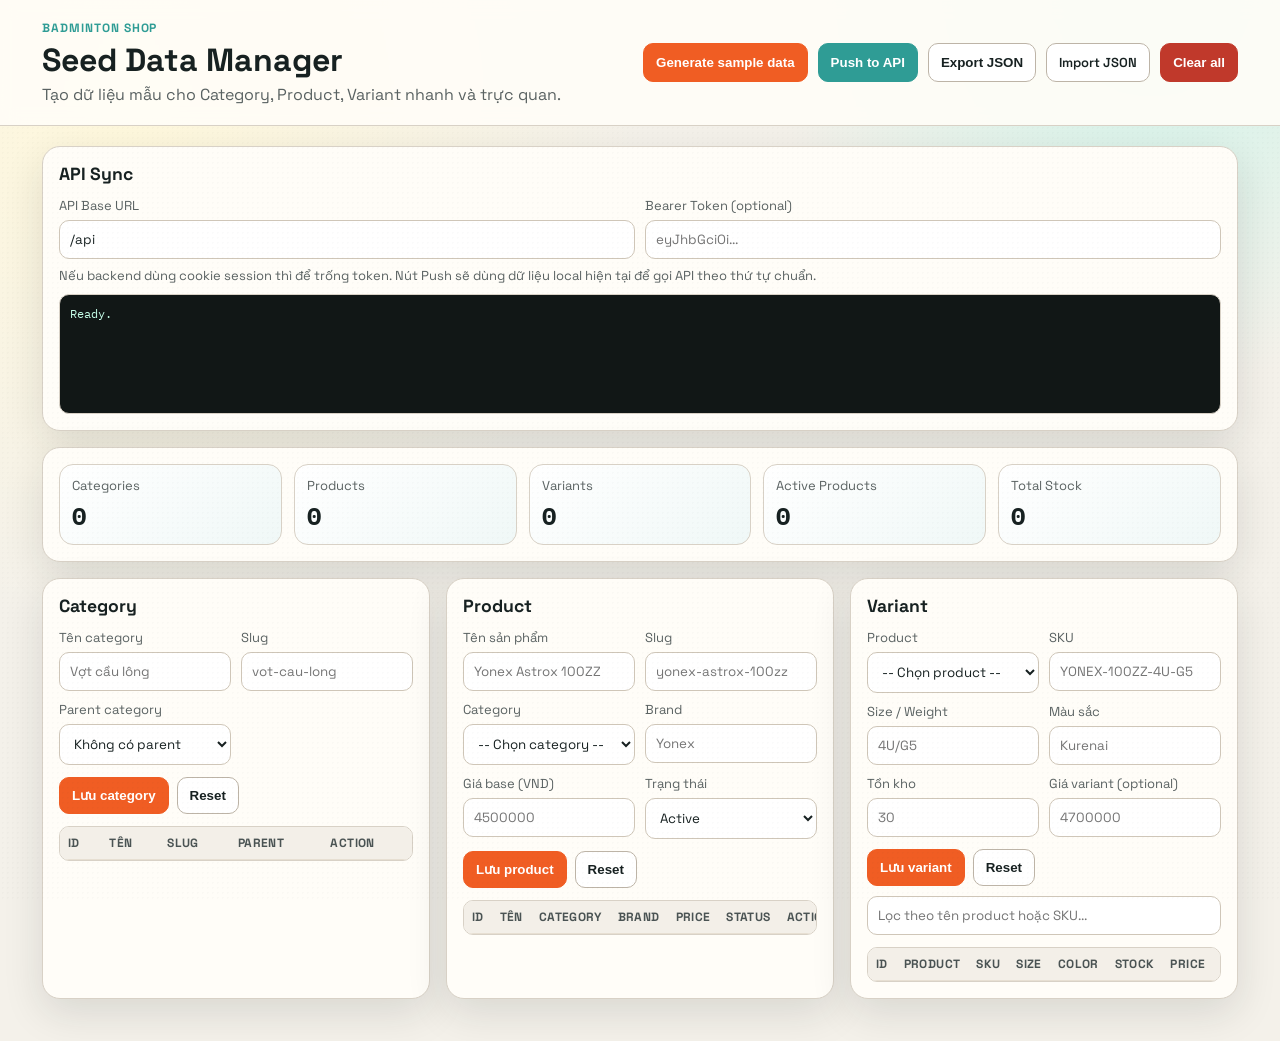
<file: src/main/resources/static/seed-manager/index.html>
<!doctype html>
<html lang="vi">
<head>
  <meta charset="UTF-8" />
  <meta name="viewport" content="width=device-width, initial-scale=1.0" />
  <title>Seed Manager - Product / Category / Variant</title>
  <link rel="preconnect" href="https://fonts.googleapis.com">
  <link rel="preconnect" href="https://fonts.gstatic.com" crossorigin>
  <link href="https://fonts.googleapis.com/css2?family=Space+Grotesk:wght@400;500;600;700&family=IBM+Plex+Mono:wght@400;500&display=swap" rel="stylesheet">
  <link rel="stylesheet" href="./styles.css" />
</head>
<body>
  <div class="bg-noise"></div>
  <header class="hero">
    <div>
      <p class="eyebrow">Badminton Shop</p>
      <h1>Seed Data Manager</h1>
      <p class="subtitle">Tạo dữ liệu mẫu cho Category, Product, Variant nhanh và trực quan.</p>
    </div>
    <div class="hero-actions">
      <button id="btnGenerate" class="btn btn-accent">Generate sample data</button>
      <button id="btnPushApi" class="btn btn-accent-2">Push to API</button>
      <button id="btnExport" class="btn">Export JSON</button>
      <label class="btn file-btn">
        Import JSON
        <input id="fileImport" type="file" accept="application/json" />
      </label>
      <button id="btnClear" class="btn btn-danger">Clear all</button>
    </div>
  </header>

  <main class="layout">
    <section class="panel api-panel">
      <div class="panel-head">
        <h2>API Sync</h2>
      </div>
      <form id="apiForm" class="form-grid">
        <label>API Base URL
          <input id="apiBaseUrl" value="/api" placeholder="/api hoặc http://localhost:8080/api" />
        </label>
        <label>Bearer Token (optional)
          <input id="apiToken" placeholder="eyJhbGciOi..." />
        </label>
      </form>
      <p class="hint">Nếu backend dùng cookie session thì để trống token. Nút Push sẽ dùng dữ liệu local hiện tại để gọi API theo thứ tự chuẩn.</p>
      <pre id="apiLog" class="api-log">Ready.</pre>
    </section>

    <section class="panel stats" id="statsPanel"></section>

    <section class="panel">
      <div class="panel-head">
        <h2>Category</h2>
      </div>
      <form id="categoryForm" class="form-grid">
        <input type="hidden" id="categoryId" />
        <label>Tên category
          <input id="categoryName" required placeholder="Vợt cầu lông" />
        </label>
        <label>Slug
          <input id="categorySlug" required placeholder="vot-cau-long" />
        </label>
        <label>Parent category
          <select id="categoryParent"></select>
        </label>
        <div class="actions-row">
          <button class="btn btn-accent" type="submit">Lưu category</button>
          <button class="btn" type="button" id="categoryReset">Reset</button>
        </div>
      </form>
      <div class="table-wrap">
        <table>
          <thead><tr><th>ID</th><th>Tên</th><th>Slug</th><th>Parent</th><th>Action</th></tr></thead>
          <tbody id="categoryTable"></tbody>
        </table>
      </div>
    </section>

    <section class="panel">
      <div class="panel-head">
        <h2>Product</h2>
      </div>
      <form id="productForm" class="form-grid">
        <input type="hidden" id="productId" />
        <label>Tên sản phẩm
          <input id="productName" required placeholder="Yonex Astrox 100ZZ" />
        </label>
        <label>Slug
          <input id="productSlug" required placeholder="yonex-astrox-100zz" />
        </label>
        <label>Category
          <select id="productCategory" required></select>
        </label>
        <label>Brand
          <input id="productBrand" required placeholder="Yonex" />
        </label>
        <label>Giá base (VND)
          <input id="productPrice" type="number" min="0" step="1000" required placeholder="4500000" />
        </label>
        <label>Trạng thái
          <select id="productActive">
            <option value="true">Active</option>
            <option value="false">Inactive</option>
          </select>
        </label>
        <div class="actions-row">
          <button class="btn btn-accent" type="submit">Lưu product</button>
          <button class="btn" type="button" id="productReset">Reset</button>
        </div>
      </form>
      <div class="table-wrap">
        <table>
          <thead><tr><th>ID</th><th>Tên</th><th>Category</th><th>Brand</th><th>Price</th><th>Status</th><th>Action</th></tr></thead>
          <tbody id="productTable"></tbody>
        </table>
      </div>
    </section>

    <section class="panel">
      <div class="panel-head">
        <h2>Variant</h2>
      </div>
      <form id="variantForm" class="form-grid">
        <input type="hidden" id="variantId" />
        <label>Product
          <select id="variantProduct" required></select>
        </label>
        <label>SKU
          <input id="variantSku" required placeholder="YONEX-100ZZ-4U-G5" />
        </label>
        <label>Size / Weight
          <input id="variantSize" required placeholder="4U/G5" />
        </label>
        <label>Màu sắc
          <input id="variantColor" required placeholder="Kurenai" />
        </label>
        <label>Tồn kho
          <input id="variantStock" type="number" min="0" step="1" required placeholder="30" />
        </label>
        <label>Giá variant (optional)
          <input id="variantPrice" type="number" min="0" step="1000" placeholder="4700000" />
        </label>
        <div class="actions-row">
          <button class="btn btn-accent" type="submit">Lưu variant</button>
          <button class="btn" type="button" id="variantReset">Reset</button>
        </div>
      </form>
      <div class="toolbar-inline">
        <input id="variantFilter" placeholder="Lọc theo tên product hoặc SKU..." />
      </div>
      <div class="table-wrap">
        <table>
          <thead><tr><th>ID</th><th>Product</th><th>SKU</th><th>Size</th><th>Color</th><th>Stock</th><th>Price</th><th>Action</th></tr></thead>
          <tbody id="variantTable"></tbody>
        </table>
      </div>
    </section>
  </main>

  <template id="actionButtonsTpl">
    <div class="table-actions">
      <button class="btn btn-mini edit">Sửa</button>
      <button class="btn btn-mini btn-danger delete">Xóa</button>
    </div>
  </template>

  <script src="./app.js"></script>
</body>
</html>
</file>
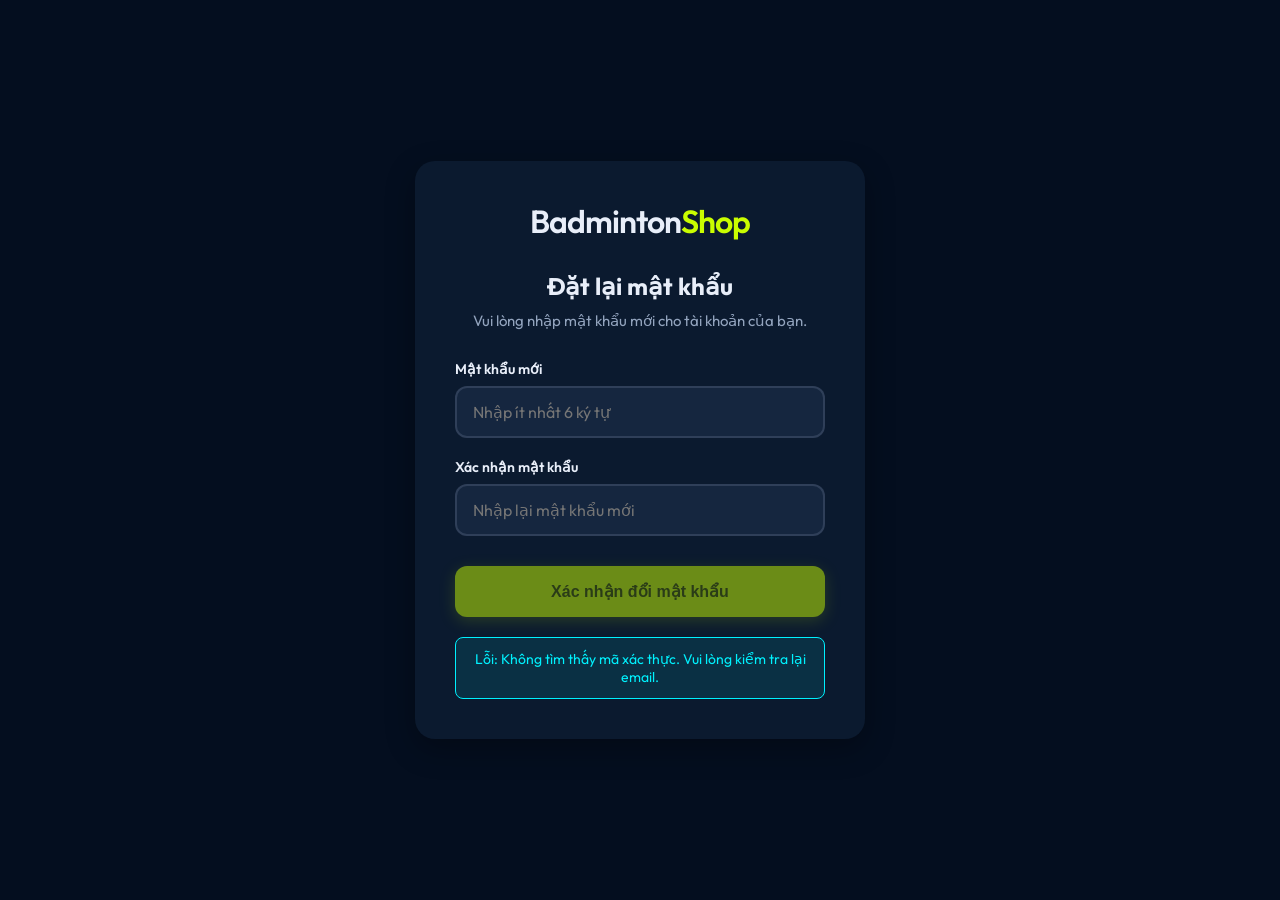
<file: src/main/resources/static/reset-password.html>
<!DOCTYPE html>
<html lang="vi">
<head>
    <meta charset="UTF-8">
    <meta name="viewport" content="width=device-width, initial-scale=1.0">
    <title>Đặt lại mật khẩu - Badminton Shop</title>
    <link rel="preconnect" href="https://fonts.googleapis.com">
    <link rel="preconnect" href="https://fonts.gstatic.com" crossorigin>
    <link href="https://fonts.googleapis.com/css2?family=Outfit:wght@300;400;600&display=swap" rel="stylesheet">
    <style>
        :root {
            --surfaceDim: #040E1F;
            --surfaceContainerLow: #061326;
            --surfaceContainer: #0B1A2F;
            --surfaceContainerHighest: #15263F;
            --primaryBase: #F3FFCA;
            --primaryContainer: #CAFD00;
            --primaryDim: #A5D200;
            --onPrimaryContainer: #4A5E00;
            --secondary: #00F1FE;
            --tertiary: #FCE047;
            --textPrimary: #E8EEF9;
            --textSecondary: #93A4BE;
            --outlineVariant: rgba(194, 209, 235, 0.15);
            --white: #ffffff;
            --success: #2ecc71;
            --shadow: 0 10px 30px rgba(0,0,0,0.3);
        }

        * {
            margin: 0;
            padding: 0;
            box-sizing: border-box;
        }

        body {
            font-family: 'Outfit', sans-serif;
            background: var(--surfaceDim);
            height: 100vh;
            display: flex;
            align-items: center;
            justify-content: center;
            color: var(--textPrimary);
        }

        .container {
            background-color: var(--surfaceContainer);
            padding: 40px;
            border-radius: 20px;
            box-shadow: var(--shadow);
            width: 100%;
            max-width: 450px;
            text-align: center;
            transition: transform 0.3s ease;
        }

        .logo {
            font-size: 32px;
            font-weight: 600;
            margin-bottom: 30px;
            color: var(--textPrimary);
            letter-spacing: -1px;
        }

        .logo span {
            color: var(--primaryContainer);
        }

        h2 {
            font-size: 24px;
            margin-bottom: 10px;
            color: var(--textPrimary);
        }

        p.subtitle {
            color: var(--textSecondary);
            margin-bottom: 30px;
            font-size: 15px;
        }

        .form-group {
            text-align: left;
            margin-bottom: 20px;
        }

        label {
            display: block;
            margin-bottom: 8px;
            font-weight: 600;
            font-size: 14px;
            color: var(--textPrimary);
        }

        input {
            width: 100%;
            padding: 14px 16px;
            border: 2px solid var(--outlineVariant);
            border-radius: 12px;
            font-family: inherit;
            font-size: 16px;
            transition: all 0.3s ease;
            outline: none;
            background-color: var(--surfaceContainerHighest);
            color: var(--textPrimary);
        }

        input:focus {
            border-color: var(--primaryContainer);
            box-shadow: 0 0 0 4px rgba(202, 253, 0, 0.1);
        }

        button {
            width: 100%;
            padding: 16px;
            background-color: var(--primaryContainer);
            color: var(--onPrimaryContainer);
            border: none;
            border-radius: 12px;
            font-size: 16px;
            font-weight: 600;
            cursor: pointer;
            transition: all 0.3s ease;
            margin-top: 10px;
            box-shadow: 0 4px 15px rgba(202, 253, 0, 0.3);
        }

        button:hover {
            background-color: var(--primaryDim);
            transform: translateY(-2px);
            box-shadow: 0 6px 20px rgba(202, 253, 0, 0.4);
        }

        button:active {
            transform: translateY(0);
        }

        #message {
            margin-top: 20px;
            padding: 12px;
            border-radius: 8px;
            font-size: 14px;
            display: none;
        }

        .success {
            display: block !important;
            background-color: rgba(252, 224, 71, 0.1);
            color: var(--tertiary);
            border: 1px solid var(--tertiary);
        }

        .error {
            display: block !important;
            background-color: rgba(0, 241, 254, 0.1);
            color: var(--secondary);
            border: 1px solid var(--secondary);
        }

        /* Loading Spinner */
        .spinner {
            display: none;
            width: 20px;
            height: 20px;
            border: 3px solid rgba(74, 94, 0, 0.3);
            border-radius: 50%;
            border-top-color: var(--onPrimaryContainer);
            animation: spin 1s ease-in-out infinite;
            margin: 0 auto;
        }

        @keyframes spin {
            to { transform: rotate(360deg); }
        }

        .loading .button-text { display: none; }
        .loading .spinner { display: block; }
    </style>
</head>
<body>
    <div class="container">
        <div class="logo">Badminton<span>Shop</span></div>
        <h2>Đặt lại mật khẩu</h2>
        <p class="subtitle">Vui lòng nhập mật khẩu mới cho tài khoản của bạn.</p>
        
        <form id="resetForm">
            <div class="form-group">
                <label for="password">Mật khẩu mới</label>
                <input type="password" id="password" placeholder="Nhập ít nhất 6 ký tự" required minlength="6">
            </div>
            <div class="form-group">
                <label for="confirmPassword">Xác nhận mật khẩu</label>
                <input type="password" id="confirmPassword" placeholder="Nhập lại mật khẩu mới" required minlength="6">
            </div>
            <button type="submit" id="submitBtn">
                <span class="button-text">Xác nhận đổi mật khẩu</span>
                <div class="spinner"></div>
            </button>
        </form>
        
        <div id="message"></div>
    </div>

    <script>
        const resetForm = document.getElementById('resetForm');
        const submitBtn = document.getElementById('submitBtn');
        const messageDiv = document.getElementById('message');
        
        // Extract token from URL
        const urlParams = new URLSearchParams(window.location.search);
        const token = urlParams.get('token');

        if (!token) {
            showMessage('Lỗi: Không tìm thấy mã xác thực. Vui lòng kiểm tra lại email.', 'error');
            submitBtn.disabled = true;
            submitBtn.style.opacity = '0.5';
        }

        resetForm.addEventListener('submit', async (e) => {
            e.preventDefault();
            
            const password = document.getElementById('password').value;
            const confirmPassword = document.getElementById('confirmPassword').value;

            if (password !== confirmPassword) {
                showMessage('Mật khẩu xác nhận không khớp.', 'error');
                return;
            }

            // Show loading state
            submitBtn.classList.add('loading');
            submitBtn.disabled = true;
            messageDiv.className = '';
            messageDiv.style.display = 'none';

            try {
                const response = await fetch('/api/auth/reset-password', {
                    method: 'POST',
                    headers: {
                        'Content-Type': 'application/json'
                    },
                    body: JSON.stringify({
                        token: token,
                        newPassword: password
                    })
                });

                const result = await response.text();

                if (response.ok) {
                    showMessage('Thành công! Mật khẩu của bạn đã được thay đổi. Bạn hiện có thể đóng trang này và quay lại ứng dụng.', 'success');
                    resetForm.style.display = 'none';
                } else {
                    showMessage('Lỗi: ' + result, 'error');
                }
            } catch (err) {
                showMessage('Đã xảy ra lỗi kết nối. Vui lòng thử lại sau.', 'error');
            } finally {
                submitBtn.classList.remove('loading');
                submitBtn.disabled = false;
            }
        });

        function showMessage(msg, type) {
            messageDiv.innerText = msg;
            messageDiv.className = type;
            messageDiv.style.display = 'block';
        }
    </script>
</body>
</html>
</file>
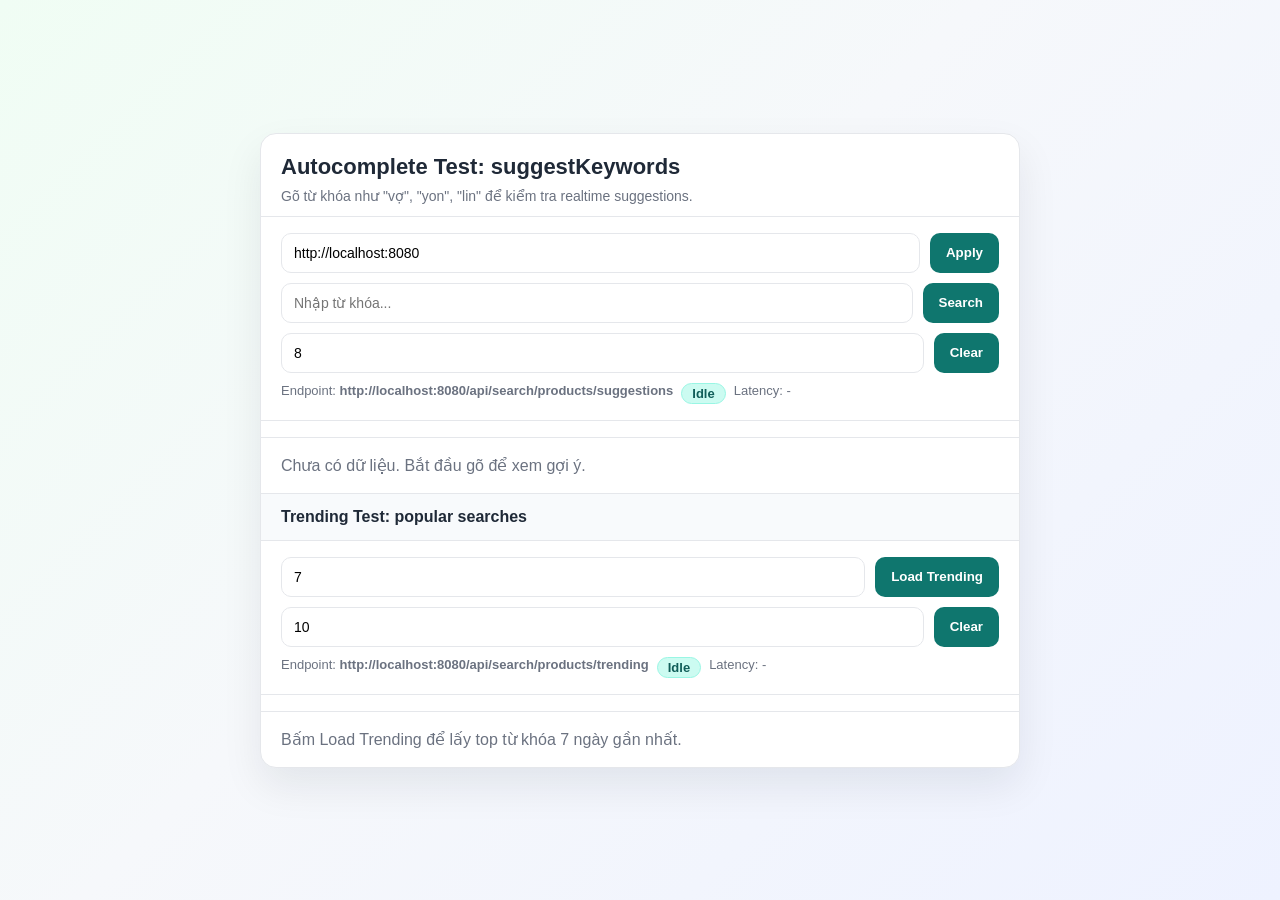
<file: src/main/resources/static/search-suggestions-test.html>
<!doctype html>
<html lang="vi">
<head>
  <meta charset="UTF-8" />
  <meta name="viewport" content="width=device-width, initial-scale=1.0" />
  <title>Test Suggest Keywords</title>
  <style>
    :root {
      --bg: #f6f8fb;
      --card: #ffffff;
      --text: #1f2937;
      --muted: #6b7280;
      --line: #e5e7eb;
      --brand: #0f766e;
      --brand-soft: #ccfbf1;
    }

    * { box-sizing: border-box; }

    body {
      margin: 0;
      font-family: "Segoe UI", Tahoma, Geneva, Verdana, sans-serif;
      background: linear-gradient(135deg, #f0fdf4 0%, var(--bg) 45%, #eef2ff 100%);
      color: var(--text);
      min-height: 100vh;
      display: grid;
      place-items: center;
      padding: 20px;
    }

    .card {
      width: min(760px, 100%);
      background: var(--card);
      border: 1px solid var(--line);
      border-radius: 16px;
      box-shadow: 0 18px 40px rgba(15, 23, 42, 0.08);
      overflow: hidden;
    }

    .header {
      padding: 20px 20px 12px;
      border-bottom: 1px solid var(--line);
    }

    .header h1 {
      margin: 0;
      font-size: 22px;
    }

    .header p {
      margin: 8px 0 0;
      color: var(--muted);
      font-size: 14px;
    }

    .input-wrap {
      padding: 16px 20px;
      border-bottom: 1px solid var(--line);
      display: grid;
      gap: 10px;
    }

    .row {
      display: grid;
      grid-template-columns: 1fr auto;
      gap: 10px;
    }

    input[type="text"], input[type="number"] {
      width: 100%;
      border: 1px solid var(--line);
      border-radius: 10px;
      padding: 11px 12px;
      font-size: 14px;
      outline: none;
      transition: border-color .15s ease;
    }

    input:focus {
      border-color: var(--brand);
    }

    button {
      border: 0;
      background: var(--brand);
      color: white;
      font-weight: 600;
      padding: 0 16px;
      border-radius: 10px;
      cursor: pointer;
    }

    .meta {
      display: flex;
      flex-wrap: wrap;
      gap: 8px;
      color: var(--muted);
      font-size: 13px;
    }

    .pill {
      background: var(--brand-soft);
      color: #115e59;
      border: 1px solid #99f6e4;
      border-radius: 999px;
      padding: 2px 10px;
      font-weight: 600;
    }

    .list {
      list-style: none;
      margin: 0;
      padding: 8px 0;
      max-height: 380px;
      overflow: auto;
    }

    .item {
      padding: 12px 20px;
      border-top: 1px solid var(--line);
      animation: fadeIn .16s ease;
    }

    .empty {
      color: var(--muted);
      padding: 18px 20px;
      border-top: 1px solid var(--line);
    }

    .section-title {
      margin: 0;
      padding: 14px 20px;
      border-top: 1px solid var(--line);
      border-bottom: 1px solid var(--line);
      font-size: 16px;
      font-weight: 700;
      background: #f8fafc;
    }

    @keyframes fadeIn {
      from { opacity: 0; transform: translateY(4px); }
      to { opacity: 1; transform: translateY(0); }
    }
  </style>
</head>
<body>
  <main class="card">
    <section class="header">
      <h1>Autocomplete Test: suggestKeywords</h1>
      <p>Gõ từ khóa như "vợ", "yon", "lin" để kiểm tra realtime suggestions.</p>
    </section>

    <section class="input-wrap">
      <div class="row">
        <input id="apiBaseInput" type="text" placeholder="API Base URL (vd: http://localhost:8080)" />
        <button id="applyApiBtn" type="button">Apply</button>
      </div>
      <div class="row">
        <input id="queryInput" type="text" placeholder="Nhập từ khóa..." autocomplete="off" />
        <button id="searchBtn" type="button">Search</button>
      </div>
      <div class="row">
        <input id="sizeInput" type="number" min="1" max="20" value="8" />
        <button id="clearBtn" type="button">Clear</button>
      </div>
      <div class="meta">
        <span>Endpoint: <strong id="endpointText">/api/search/products/suggestions</strong></span>
        <span class="pill" id="statusPill">Idle</span>
        <span id="latencyText">Latency: -</span>
      </div>
    </section>

    <ul id="results" class="list"></ul>
    <div id="empty" class="empty">Chưa có dữ liệu. Bắt đầu gõ để xem gợi ý.</div>

    <h2 class="section-title">Trending Test: popular searches</h2>

    <section class="input-wrap">
      <div class="row">
        <input id="trendingDaysInput" type="number" min="1" max="30" value="7" />
        <button id="loadTrendingBtn" type="button">Load Trending</button>
      </div>
      <div class="row">
        <input id="trendingSizeInput" type="number" min="1" max="20" value="10" />
        <button id="clearTrendingBtn" type="button">Clear</button>
      </div>
      <div class="meta">
        <span>Endpoint: <strong id="trendingEndpointText">/api/search/products/trending</strong></span>
        <span class="pill" id="trendingStatusPill">Idle</span>
        <span id="trendingLatencyText">Latency: -</span>
      </div>
    </section>

    <ul id="trendingResults" class="list"></ul>
    <div id="trendingEmpty" class="empty">Bấm Load Trending để lấy top từ khóa 7 ngày gần nhất.</div>
  </main>

  <script>
    const queryInput = document.getElementById('queryInput');
    const sizeInput = document.getElementById('sizeInput');
    const searchBtn = document.getElementById('searchBtn');
    const clearBtn = document.getElementById('clearBtn');
    const apiBaseInput = document.getElementById('apiBaseInput');
    const applyApiBtn = document.getElementById('applyApiBtn');
    const results = document.getElementById('results');
    const empty = document.getElementById('empty');
    const statusPill = document.getElementById('statusPill');
    const latencyText = document.getElementById('latencyText');
    const endpointText = document.getElementById('endpointText');
    const trendingDaysInput = document.getElementById('trendingDaysInput');
    const trendingSizeInput = document.getElementById('trendingSizeInput');
    const loadTrendingBtn = document.getElementById('loadTrendingBtn');
    const clearTrendingBtn = document.getElementById('clearTrendingBtn');
    const trendingResults = document.getElementById('trendingResults');
    const trendingEmpty = document.getElementById('trendingEmpty');
    const trendingEndpointText = document.getElementById('trendingEndpointText');
    const trendingStatusPill = document.getElementById('trendingStatusPill');
    const trendingLatencyText = document.getElementById('trendingLatencyText');

    let debounceTimer = null;

    function defaultApiBaseUrl() {
      if (window.location.port === '8080') {
        return `${window.location.protocol}//${window.location.host}`;
      }
      return 'http://localhost:8080';
    }

    function normalizeBaseUrl(value) {
      const trimmed = (value || '').trim();
      if (!trimmed) {
        return '';
      }
      return trimmed.replace(/\/$/, '');
    }

    function getApiBaseUrl() {
      const fromInput = normalizeBaseUrl(apiBaseInput.value);
      if (fromInput) {
        return fromInput;
      }
      return normalizeBaseUrl(defaultApiBaseUrl());
    }

    function updateEndpointPreview() {
      const base = getApiBaseUrl();
      endpointText.textContent = `${base}/api/search/products/suggestions`;
      trendingEndpointText.textContent = `${base}/api/search/products/trending`;
    }

    function setStatus(text) {
      statusPill.textContent = text;
    }

    function setTrendingStatus(text) {
      trendingStatusPill.textContent = text;
    }

    function renderSuggestions(items) {
      results.innerHTML = '';
      if (!items || items.length === 0) {
        empty.style.display = 'block';
        empty.textContent = 'Không có suggestion phù hợp.';
        return;
      }

      empty.style.display = 'none';
      for (const item of items) {
        const li = document.createElement('li');
        li.className = 'item';
        li.textContent = item;
        results.appendChild(li);
      }
    }

    function renderTrending(items) {
      trendingResults.innerHTML = '';
      if (!items || items.length === 0) {
        trendingEmpty.style.display = 'block';
        trendingEmpty.textContent = 'Chưa có dữ liệu trending.';
        return;
      }

      trendingEmpty.style.display = 'none';
      for (const item of items) {
        const li = document.createElement('li');
        li.className = 'item';
        li.textContent = `${item.keyword} (${item.count})`;
        trendingResults.appendChild(li);
      }
    }

    async function runSearch() {
      const query = queryInput.value.trim();
      const size = Math.min(Math.max(Number(sizeInput.value || 8), 1), 20);
      const base = getApiBaseUrl();

      if (!query) {
        results.innerHTML = '';
        empty.style.display = 'block';
        empty.textContent = 'Nhập query để bắt đầu.';
        setStatus('Idle');
        latencyText.textContent = 'Latency: -';
        return;
      }

      setStatus('Loading...');
      const startedAt = performance.now();

      try {
        const endpoint = `${base}/api/search/products/suggestions?query=${encodeURIComponent(query)}&size=${size}`;
        const res = await fetch(endpoint);
        const elapsed = (performance.now() - startedAt).toFixed(1);
        latencyText.textContent = `Latency: ${elapsed} ms`;

        if (!res.ok) {
          const text = await res.text();
          throw new Error(`HTTP ${res.status}: ${text}`);
        }

        const data = await res.json();
        renderSuggestions(data.suggestions || []);
        setStatus('OK');
      } catch (err) {
        setStatus('Error');
        results.innerHTML = '';
        empty.style.display = 'block';
        empty.textContent = `Lỗi gọi API: ${err.message}`;
      }
    }

    async function loadTrending() {
      const days = Math.min(Math.max(Number(trendingDaysInput.value || 7), 1), 30);
      const size = Math.min(Math.max(Number(trendingSizeInput.value || 10), 1), 20);
      const base = getApiBaseUrl();

      setTrendingStatus('Loading...');
      const startedAt = performance.now();

      try {
        const endpoint = `${base}/api/search/products/trending?days=${days}&size=${size}`;
        const res = await fetch(endpoint);
        const elapsed = (performance.now() - startedAt).toFixed(1);
        trendingLatencyText.textContent = `Latency: ${elapsed} ms`;

        if (!res.ok) {
          const text = await res.text();
          throw new Error(`HTTP ${res.status}: ${text}`);
        }

        const data = await res.json();
        renderTrending(data.items || []);
        setTrendingStatus('OK');
      } catch (err) {
        setTrendingStatus('Error');
        trendingResults.innerHTML = '';
        trendingEmpty.style.display = 'block';
        trendingEmpty.textContent = `Lỗi gọi API: ${err.message}`;
      }
    }

    queryInput.addEventListener('input', () => {
      clearTimeout(debounceTimer);
      debounceTimer = setTimeout(runSearch, 220);
    });

    searchBtn.addEventListener('click', runSearch);

    applyApiBtn.addEventListener('click', () => {
      apiBaseInput.value = normalizeBaseUrl(apiBaseInput.value);
      updateEndpointPreview();
      setStatus('Idle');
      setTrendingStatus('Idle');
    });

    clearBtn.addEventListener('click', () => {
      queryInput.value = '';
      results.innerHTML = '';
      empty.style.display = 'block';
      empty.textContent = 'Chưa có dữ liệu. Bắt đầu gõ để xem gợi ý.';
      setStatus('Idle');
      latencyText.textContent = 'Latency: -';
      queryInput.focus();
    });

    loadTrendingBtn.addEventListener('click', loadTrending);

    clearTrendingBtn.addEventListener('click', () => {
      trendingResults.innerHTML = '';
      trendingEmpty.style.display = 'block';
      trendingEmpty.textContent = 'Bấm Load Trending để lấy top từ khóa 7 ngày gần nhất.';
      setTrendingStatus('Idle');
      trendingLatencyText.textContent = 'Latency: -';
    });

    apiBaseInput.value = normalizeBaseUrl(defaultApiBaseUrl());
    updateEndpointPreview();
  </script>
</body>
</html>
</file>
<file: src/main/resources/static/seed-manager/styles.css>
:root {
  --bg: #f4f1ea;
  --panel: #fffdf8;
  --ink: #172121;
  --muted: #5a6262;
  --line: #d8d1c6;
  --accent: #f05d23;
  --accent-2: #2f9c95;
  --danger: #c0392b;
  --shadow: 0 14px 40px rgba(23, 33, 33, 0.12);
}

* {
  box-sizing: border-box;
}

body {
  margin: 0;
  font-family: "Space Grotesk", sans-serif;
  background: radial-gradient(circle at 10% 10%, #fff8dc 0%, transparent 35%),
    radial-gradient(circle at 90% 0%, #d0f4ea 0%, transparent 25%),
    var(--bg);
  color: var(--ink);
}

.bg-noise {
  position: fixed;
  inset: 0;
  pointer-events: none;
  background-image: radial-gradient(rgba(23, 33, 33, 0.03) 1px, transparent 1px);
  background-size: 5px 5px;
  opacity: 0.6;
}

.hero {
  position: sticky;
  top: 0;
  z-index: 10;
  display: flex;
  gap: 20px;
  flex-wrap: wrap;
  justify-content: space-between;
  align-items: center;
  padding: 20px clamp(16px, 4vw, 42px);
  background: rgba(255, 253, 248, 0.9);
  backdrop-filter: blur(8px);
  border-bottom: 1px solid var(--line);
}

.eyebrow {
  margin: 0;
  color: var(--accent-2);
  font-weight: 700;
  text-transform: uppercase;
  letter-spacing: 0.08em;
  font-size: 12px;
}

h1 {
  margin: 4px 0;
  font-size: clamp(1.3rem, 4vw, 2rem);
}

.subtitle {
  margin: 0;
  color: var(--muted);
}

.hero-actions {
  display: flex;
  flex-wrap: wrap;
  gap: 10px;
}

.layout {
  display: grid;
  grid-template-columns: repeat(auto-fit, minmax(320px, 1fr));
  gap: 16px;
  padding: 20px clamp(16px, 4vw, 42px) 42px;
}

.panel {
  background: var(--panel);
  border: 1px solid var(--line);
  border-radius: 18px;
  box-shadow: var(--shadow);
  padding: 16px;
  animation: rise 360ms ease;
}

.stats {
  grid-column: 1 / -1;
  display: grid;
  grid-template-columns: repeat(auto-fit, minmax(150px, 1fr));
  gap: 12px;
}

.api-panel {
  grid-column: 1 / -1;
}

.hint {
  margin: 8px 0 0;
  font-size: 13px;
  color: var(--muted);
}

.api-log {
  margin: 10px 0 0;
  border: 1px solid var(--line);
  border-radius: 10px;
  background: #111716;
  color: #c6ffe9;
  min-height: 120px;
  max-height: 240px;
  overflow: auto;
  padding: 10px;
  font-family: "IBM Plex Mono", monospace;
  font-size: 12px;
  line-height: 1.45;
}

.stat-box {
  background: linear-gradient(140deg, #ffffff, #f0f8f7);
  border: 1px solid var(--line);
  border-radius: 14px;
  padding: 12px;
}

.stat-box p {
  margin: 0;
  color: var(--muted);
  font-size: 13px;
}

.stat-box h3 {
  margin: 6px 0 0;
  font-family: "IBM Plex Mono", monospace;
  font-size: 24px;
}

.panel-head {
  display: flex;
  justify-content: space-between;
  align-items: center;
  margin-bottom: 12px;
}

.panel h2 {
  margin: 0;
  font-size: 1.1rem;
}

.form-grid {
  display: grid;
  grid-template-columns: repeat(2, minmax(0, 1fr));
  gap: 10px;
}

label {
  display: flex;
  flex-direction: column;
  gap: 6px;
  font-size: 13px;
  color: var(--muted);
}

input,
select {
  border: 1px solid #cfc6b8;
  background: #fff;
  border-radius: 10px;
  padding: 10px;
  color: var(--ink);
  font-family: inherit;
}

input:focus,
select:focus {
  outline: 2px solid rgba(47, 156, 149, 0.35);
  border-color: var(--accent-2);
}

.actions-row {
  grid-column: 1 / -1;
  display: flex;
  gap: 8px;
  margin-top: 2px;
}

.btn {
  border: 1px solid #bdb4a7;
  background: #fff;
  color: var(--ink);
  border-radius: 10px;
  padding: 10px 12px;
  font-weight: 600;
  cursor: pointer;
}

.btn:hover {
  transform: translateY(-1px);
}

.btn-accent {
  border-color: var(--accent);
  background: var(--accent);
  color: #fff;
}

.btn-accent-2 {
  border-color: var(--accent-2);
  background: var(--accent-2);
  color: #fff;
}

.btn-danger {
  border-color: var(--danger);
  background: var(--danger);
  color: #fff;
}

.btn-mini {
  padding: 6px 8px;
  border-radius: 8px;
  font-size: 12px;
}

.file-btn {
  position: relative;
  overflow: hidden;
}

.file-btn input {
  position: absolute;
  inset: 0;
  opacity: 0;
  cursor: pointer;
}

.toolbar-inline {
  margin: 10px 0;
}

.toolbar-inline input {
  width: 100%;
}

.table-wrap {
  margin-top: 12px;
  max-height: 290px;
  overflow: auto;
  border: 1px solid var(--line);
  border-radius: 10px;
}

table {
  width: 100%;
  border-collapse: collapse;
  font-size: 13px;
}

thead th {
  position: sticky;
  top: 0;
  background: #f3efe8;
  text-align: left;
  font-size: 12px;
  letter-spacing: 0.03em;
  text-transform: uppercase;
  color: #4a5353;
}

th,
td {
  padding: 8px;
  border-bottom: 1px solid #e7dfd2;
  vertical-align: top;
}

.table-actions {
  display: flex;
  gap: 6px;
}

.badge {
  display: inline-block;
  padding: 3px 8px;
  border-radius: 999px;
  font-size: 11px;
  font-weight: 700;
}

.badge.on {
  background: #dbf6e0;
  color: #215e2d;
}

.badge.off {
  background: #ffe0df;
  color: #7c2220;
}

@keyframes rise {
  from {
    opacity: 0;
    transform: translateY(8px);
  }

  to {
    opacity: 1;
    transform: translateY(0);
  }
}

@media (max-width: 840px) {
  .form-grid {
    grid-template-columns: 1fr;
  }

  .hero-actions {
    width: 100%;
  }

  .hero-actions .btn {
    flex: 1;
    min-width: 140px;
  }
}
</file>
